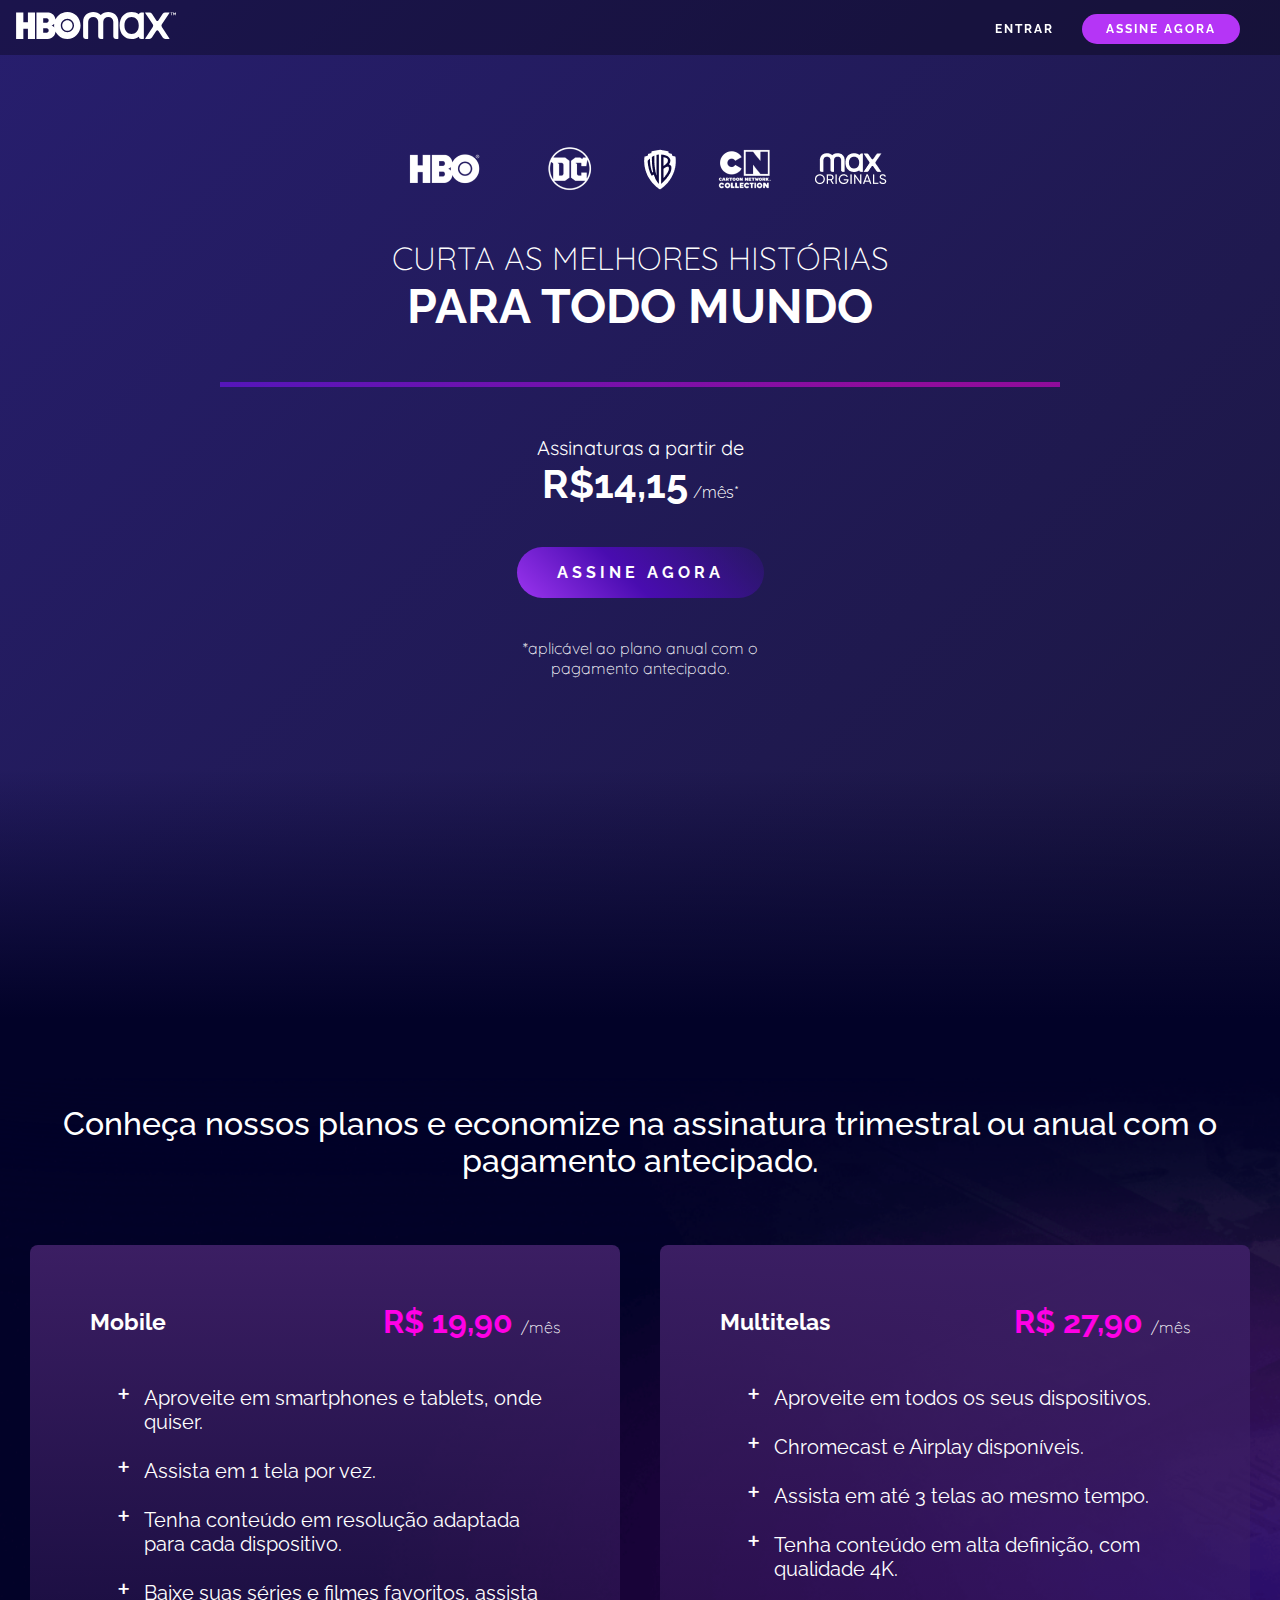
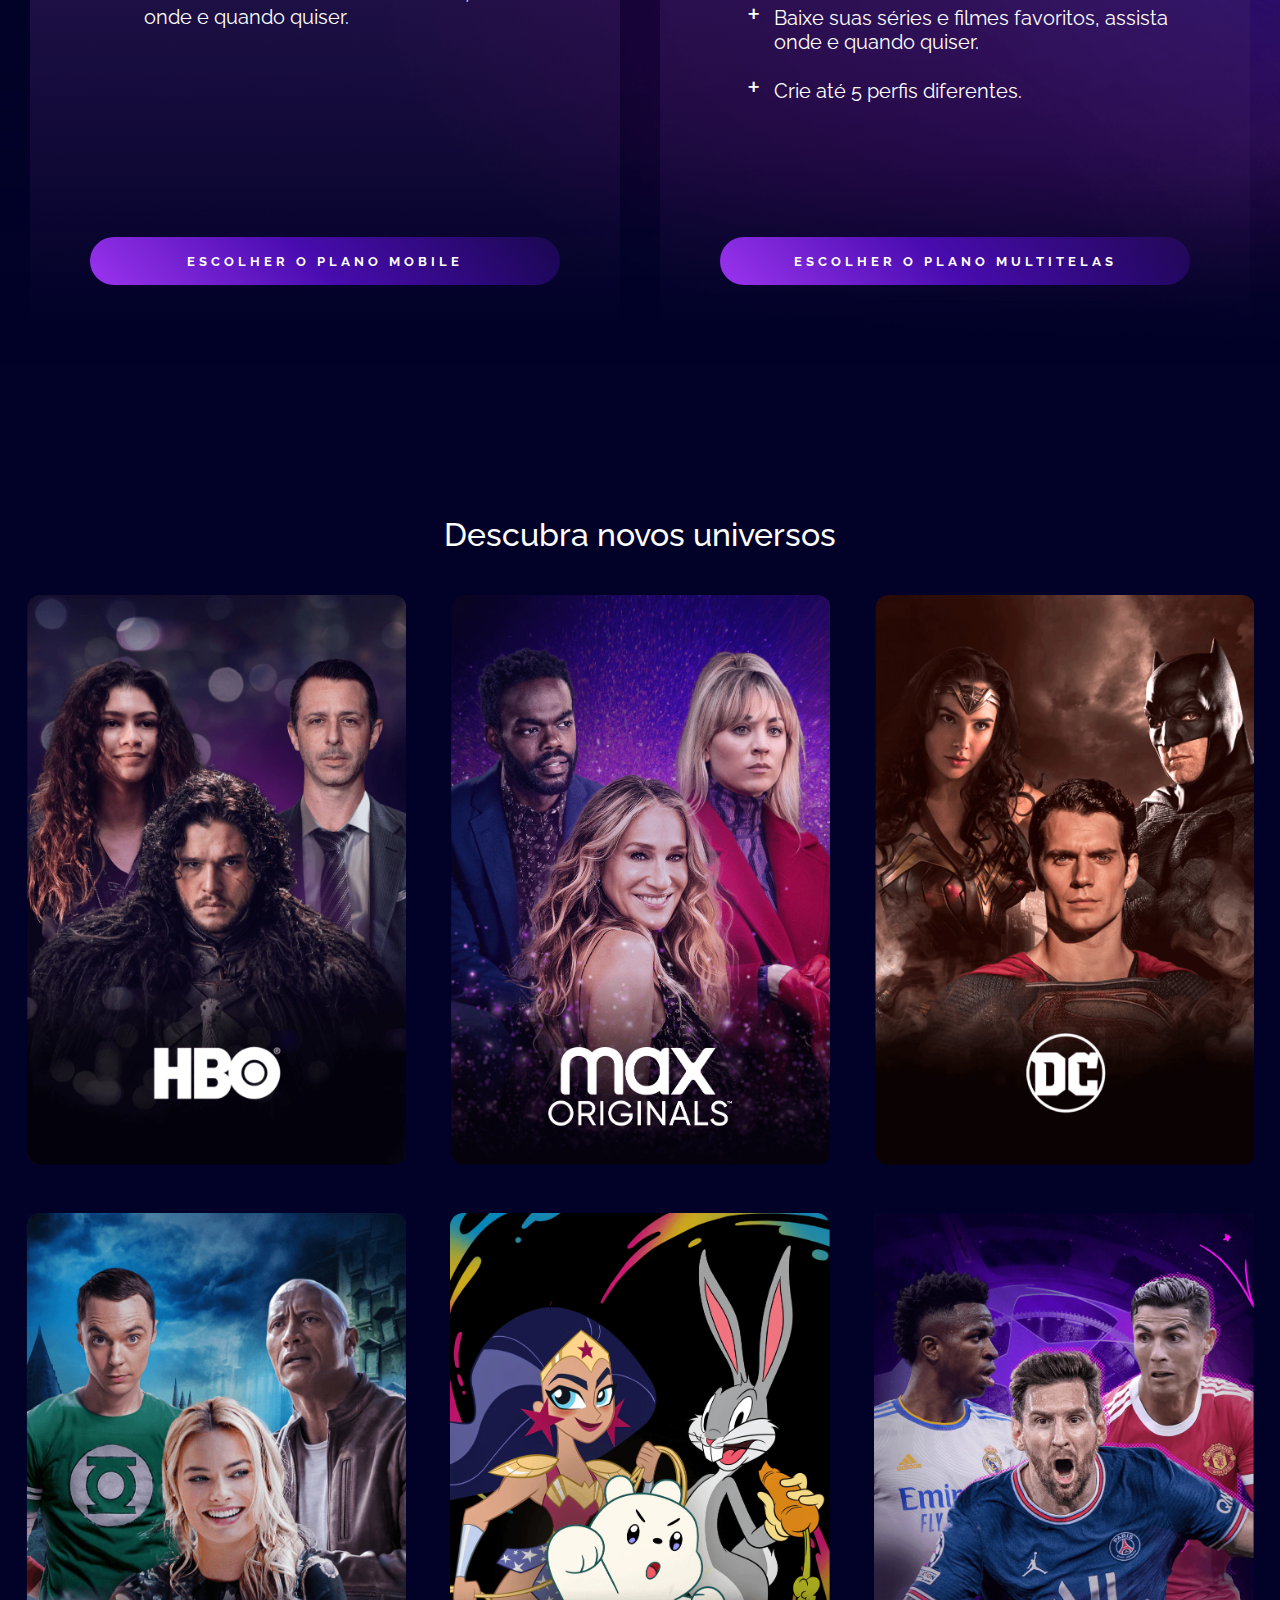
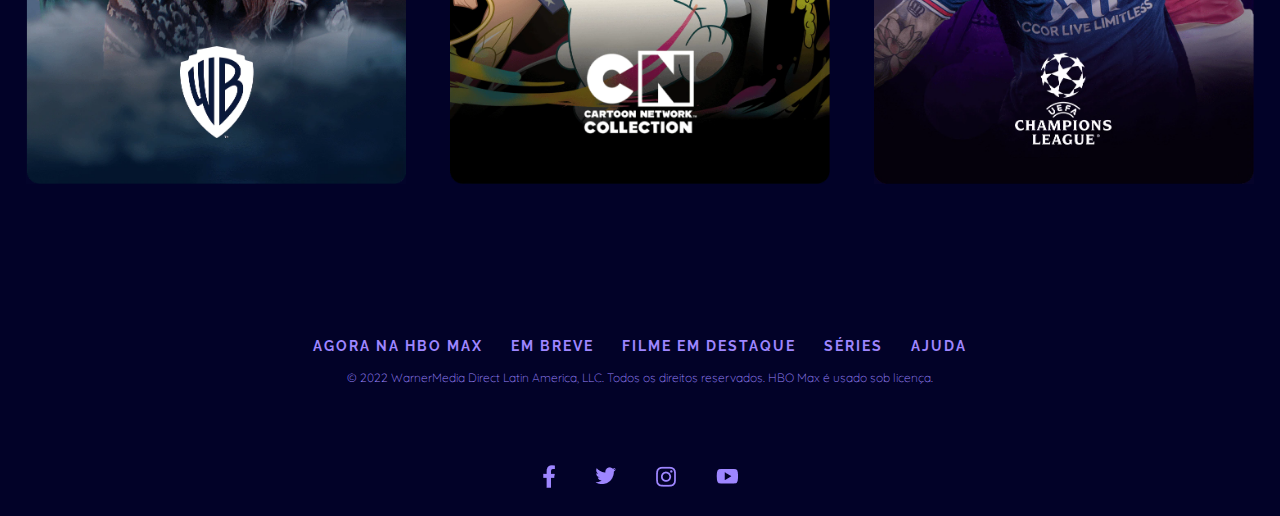
<file: index.html>
<!DOCTYPE html>
<html lang="en">

<head>
    <meta charset="UTF-8">
    <meta name="viewport" content="width=device-width, initial-scale=1.0">
    <link rel="stylesheet" href="/assets/css/style.css">
    <link rel="icon" href="/assets/images/hbo-logo.svg">
    <title>Hbo Max</title>
</head>

<body>
    <nav>
        <a href="index.html">
            <img src="/assets/images/hbo-logo.svg" class="hbo-logo" alt="Logotipo do serviço de streaming HBO MAX">
        </a>
        <div class="right-nav-content">
            <a href="signIn.html" class="menu menu-entrar">Entrar</a>
            <a href="#assinaturas" class="menu botao-assinar">Assine Agora</a>
        </div>
    </nav>

    <header>
        <div class="header-content">
            <div class="canais">
                <img src="/assets/images/hbo.png" alt="Canal da HBO" class="imagens-canais">
                <img src="/assets/images/dc.png" alt="Canal da DC" class="imagens-canais">
                <img src="/assets/images/wb.png" alt="Canal da Warner Bros" class="imagens-canais">
                <img src="/assets/images/cartoon-network_neutral.png" alt="Canal da Cartoon Network"
                    class="imagens-canais">
                <img src="/assets/images/max_originals.png" alt="Canal da Max Originals" class="imagens-canais">
            </div>
            <div class="titulo-header">
                <span class="titulo-light-header">Curta as melhores histórias</span>
                <h1>Para todo mundo</h1>
            </div>
            <hr>
            <div class="oferta">
                <span>Assinaturas a partir de</span>
                <br>
                <span class="preco">R$14,15</span>
                <span class="mes">/mês*</span>
            </div>
            <a href="#assinaturas" class="botao botao-gradiente">Assine Agora</a>

            <p class="texto">*aplicável ao plano anual com o pagamento antecipado.</p>
        </div>
    </header>

    <main>
        <section id="assinaturas" class="assinaturas">
            <h2 class="titulo">Conheça nossos planos e economize na assinatura trimestral ou anual com o pagamento
                antecipado.</h2>
            <div class="planos-assinaturas">
                <div class="cards-assinaturas">
                    <div>
                        <div class="plano-assinatura">
                            <h3>Mobile</h3>
                            <span class="assinatura-preco">R$ 19,90
                                <span class="texto-pequeno">/mês</span>
                            </span>
                        </div>
                        <ul class="info-assinatura">
                            <li class="vantagens-assinatura">Aproveite em smartphones e tablets, onde quiser.</li>
                            <li class="vantagens-assinatura">Assista em 1 tela por vez.</li>
                            <li class="vantagens-assinatura">Tenha conteúdo em resolução adaptada para cada dispositivo.
                            </li>
                            <li class="vantagens-assinatura">Baixe suas séries e filmes favoritos, assista onde e quando
                                quiser.</li>
                        </ul>
                    </div>
                    <button class="botao-plano">Escolher o plano mobile</button>
                </div>
                <div class="cards-assinaturas">
                    <div>
                        <div class="plano-assinatura">
                            <h3>Multitelas</h3>
                            <span class="assinatura-preco">R$ 27,90
                                <span class="texto-pequeno">/mês</span>
                            </span>
                        </div>
                        <ul class="info-assinatura">
                            <li class="vantagens-assinatura">Aproveite em todos os seus dispositivos.</li>
                            <li class="vantagens-assinatura">Chromecast e Airplay disponíveis.</li>
                            <li class="vantagens-assinatura">Assista em até 3 telas ao mesmo tempo.</li>
                            <li class="vantagens-assinatura">Tenha conteúdo em alta definição, com qualidade 4K.</li>
                            <li class="vantagens-assinatura">Baixe suas séries e filmes favoritos, assista onde e quando
                                quiser.</li>
                            <li class="vantagens-assinatura">Crie até 5 perfis diferentes.</li>
                        </ul>
                    </div>
                    <button class="botao-plano">Escolher o plano multitelas</button>
                </div>
            </div>
        </section>
        <section id="conteudos" class="conteudos container">
            <h2 class="titulo">Descubra novos universos</h2>
            <div class="conteudos-container">
                <div class="conteudo-cards"><img class="imagens-conteudos" src="/assets/images/hbo-default_0.webp"
                        alt="Imagem do conteúdo HBO"></div>
                <div class="conteudo-cards"><img class="imagens-conteudos" src="/assets/images/MAX-Default.webp"
                        alt="Imagem do conteúdo MAX Originals"></div>
                <div class="conteudo-cards"><img class="imagens-conteudos" src="/assets/images/DC_Default.webp"
                        alt="Imagem do conteúdo DC"></div>
                <div class="conteudo-cards"><img class="imagens-conteudos" src="/assets/images/WB-Default.webp"
                        alt="Imagem do conteúdo Warner Bros"></div>
                <div class="conteudo-cards"><img class="imagens-conteudos" src="/assets/images/CN-Default.webp"
                        alt="Imagem do conteúdo Cartoon Network"></div>
                <div class="conteudo-cards"><img class="imagens-conteudos" src="/assets/images/UCL-Default.webp"
                        alt="Imagem do conteúdo Champions League"></div>
            </div>
        </section>
    </main>

    <footer>
        <div class="infos-rodape">
            <a href="https://www.max.com/br/pt/sitemap" class="link-rodape">Agora na hbo max</a>
            <a href="https://www.max.com/br/pt" class="link-rodape">Em breve</a>
            <a href="https://www.max.com/br/pt/movies" class="link-rodape">Filme em destaque</a>
            <a href="https://www.max.com/br/pt/shows" class="link-rodape">Séries</a>
            <a href="https://help.max.com/BR-pt/Home/Index" class="link-rodape">Ajuda</a>
        </div>
        <p class="direitos-reservados">© 2022 WarnerMedia Direct Latin America, LLC. Todos os direitos reservados. HBO
            Max é usado sob licença.</p>
        <div class="redes-sociais">
            <a href="#" class="links-redes-sociais">
                <img src="/assets/images/fb_0.png" alt="Rede social Facebook" class="footer-imagens">
            </a>
            <a href="#" class="links-redes-sociais">
                <img src="/assets/images/twitter_0.png" alt="Rede social Twitter" class="footer-imagens">
            </a>
            <a href="#" class="links-redes-sociais">
                <img src="/assets/images/instagram_0.png" alt="Rede social Instagram" class="footer-imagens">
            </a>
            <a href="#" class="links-redes-sociais">
                <img src="/assets/images/youtube_0.png" alt="Rede social YouTube" class="footer-imagens">
            </a>
        </div>
    </footer>

</body>

</html>
</file>
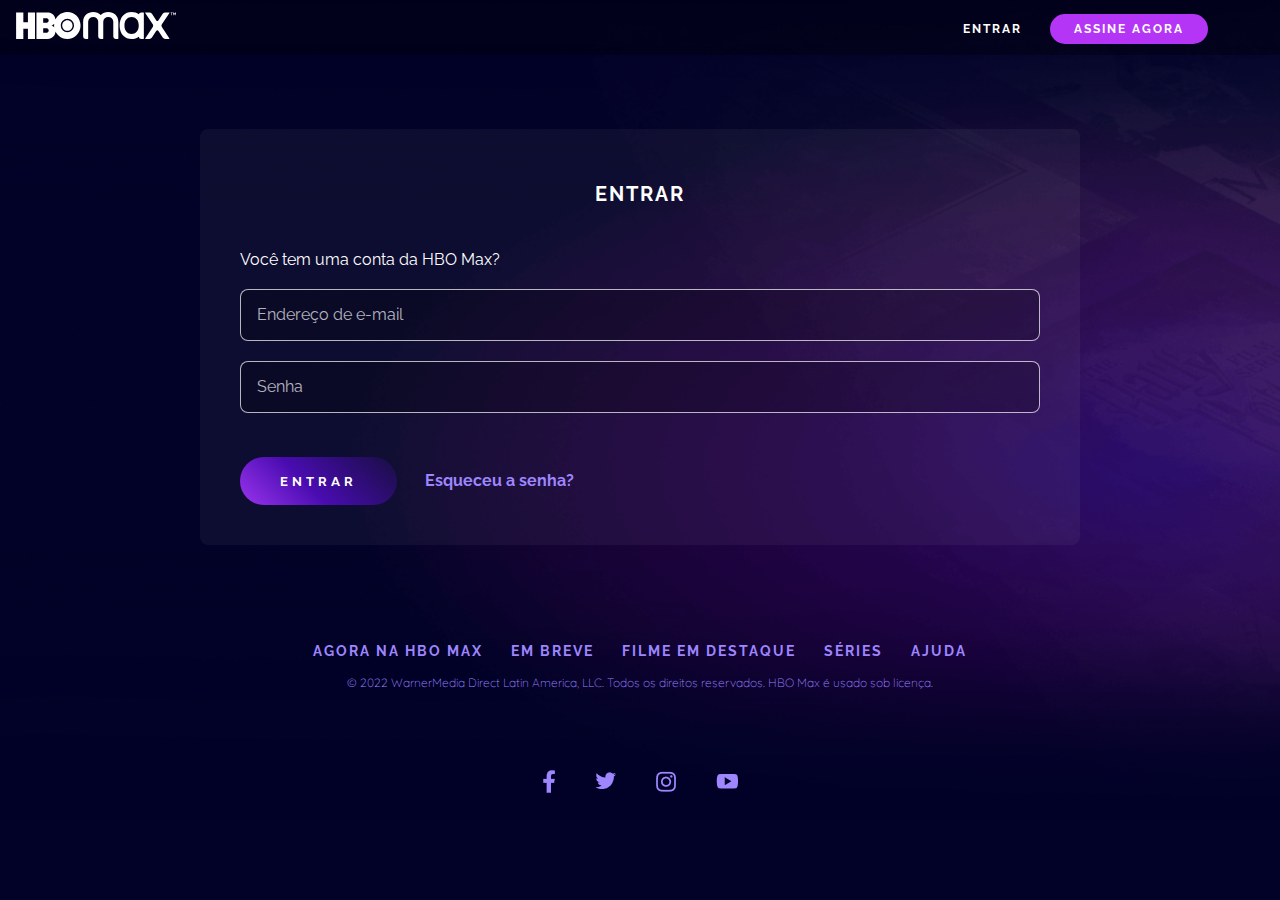
<file: signIn.html>
<!DOCTYPE html>
<html lang="en">
<head>
    <meta charset="UTF-8">
    <meta name="viewport" content="width=device-width, initial-scale=1.0">
    <link rel="stylesheet" href="/assets/css/signIn.css">
    <link rel="icon" href="/assets/images/hbo-logo.svg">
    <title>Entrar</title>
</head>
<body>
    <nav>
        <a href="index.html">
            <img src="/assets/images/hbo-logo.svg" class="hbo-logo" alt="Logotipo do serviço de streaming HBO MAX">
        </a>
        <div class="right-nav-content">
            <a href="signIn.html" class="menu menu-entrar">Entrar</a>
            <a href="#assinaturas" class="menu botao-assinar">Assine Agora</a>
        </div>
    </nav>
    <main>
        <form class="login container">
            <h1 class="titulo">Entrar</h1>
            <label class="login-label">Você tem uma conta da HBO Max?</label>
            <input type="email" class="login-campo" name="email" placeholder="Endereço de e-mail">
            <input type="password" class="login-campo" name="password" placeholder="Senha" >
            <div class="entrar-esqueceu-senha">
                <button type="submit" class="botao-entrar">Entrar</button>
                <a href="#" class="esqueceu-senha">Esqueceu a senha?</a>
            </div>
        </form>
    </main>

    <footer>
        <div class="infos-rodape">
            <a href="https://www.max.com/br/pt/sitemap" class="link-rodape">Agora na hbo max</a>
            <a href="https://www.max.com/br/pt" class="link-rodape">Em breve</a>
            <a href="https://www.max.com/br/pt/movies" class="link-rodape">Filme em destaque</a>
            <a href="https://www.max.com/br/pt/shows" class="link-rodape">Séries</a>
            <a href="https://help.max.com/BR-pt/Home/Index" class="link-rodape">Ajuda</a>
        </div>
        <p class="direitos-reservados">© 2022 WarnerMedia Direct Latin America, LLC. Todos os direitos reservados. HBO
            Max é usado sob licença.</p>
        <div class="redes-sociais">
            <a href="#" class="links-redes-sociais">
                <img src="/assets/images/fb_0.png" alt="Rede social Facebook" class="footer-imagens">
            </a>
            <a href="#" class="links-redes-sociais">
                <img src="/assets/images/twitter_0.png" alt="Rede social Twitter" class="footer-imagens">
            </a>
            <a href="#" class="links-redes-sociais">
                <img src="/assets/images/instagram_0.png" alt="Rede social Instagram" class="footer-imagens">
            </a>
            <a href="#" class="links-redes-sociais">
                <img src="/assets/images/youtube_0.png" alt="Rede social YouTube" class="footer-imagens">
            </a>
        </div>
    </footer>
</body>
</html>
</file>
<file: assets/css/style.css>
@import url("https://fonts.googleapis.com/css2?family=Raleway:wght@300;400;500;600;700&display=swap");
@import url("https://fonts.googleapis.com/css2?family=Quicksand:wght@300;400;700&display=swap");

:root {
  --primary-color: #020228;
  --secondary-color: #ff00e5;
  --tertiary-color: #b535f6;
  --btn-bg-color-gradient: linear-gradient(45deg,
      #9b34ef 0%,
      #490cb0 20%,
      transparent 50%);
  --btn-link-bg-color: #fff;
  --btn-link-color: #000;
  --card-bg-color: linear-gradient(0deg, transparent, #3b1e63);
  --divider-bg-color: linear-gradient(90deg,
      #5516ba,
      rgba(255, 0, 229, 0.5) 80%);
  --nav-bg-color: rgba(0, 0, 0, 0.3);
  --text-color: #fff;
  --link-color: #9e86ff;
  --form-bg-color: rgba(211, 211, 211, 0.06);
  --form-field-bg-color: rgba(0, 0, 0, 0.2);
  --form-field-border: 1px solid rgba(255, 255, 255, 0.7);
  --form-field-placeholder: rgba(255, 255, 255, 0.7);
  --form-field-error: rgb(255, 76, 76);

  scroll-behavior: smooth;
}

body {
  margin: 0px;
  padding: 0px;
  
  background: var(--primary-color);

  color: var(--text-color);
  font-family: raleway;
}

/*Navbar*/
nav {
  width: 100%;
  padding: 12px 16px;
  position: fixed;

  background-color: var(--nav-bg-color);


  display: flex;
  justify-content: space-between;
  align-items: center;
  flex-direction: row;
  text-align: center;
  z-index: 1;
}

.hbo-logo {
  width: 160px;
}

.menu {
  margin-right: 24px;

  color: white;
  font-size: 0.75rem;
  font-weight: 700;
  text-transform: uppercase;
  text-decoration: none;
  letter-spacing: 2px;

}

.botao-assinar {
  margin-right: 56px;
  padding: 8px 24px;

  background: var(--tertiary-color);
  border-radius: 25px;

  transition: background-color 1s, color 1s;
}

.botao-assinar:hover {
  color: var(--btn-link-color);

  background-color: var(--btn-link-bg-color);
}

/*Header*/
header {
  padding: 100px 0px 300px 0px;
  position: relative;

  background: linear-gradient(-45deg, #56125b, #0f0f10, #271e6e);
  background-size: 400% 400%;
  animation: gradient 10s ease infinite alternate;
}

@keyframes gradient {
  0% {
    background-position: 0% 50%;
  }

  50% {
    background-position: 100% 50%;
  }

  100% {
    background-position: 0% 50%;
  }
}


.header-content {
  margin: auto;
  padding: 40px;

  display: flex;
  flex-direction: column;
  justify-content: center;
  align-items: center;
  gap: 40px;
}

.canais {
  display: flex;
  flex-wrap: wrap;
  justify-content: center;
  gap: 24px;
}

.imagens-canais {
  object-fit: contain;
}

.titulo-header {
  text-transform: uppercase;
  text-align: center;
}

.titulo-light-header {
  font-weight: lighter;
  font-size: 2rem;
}

h1 {
  margin: 0;

  font-size: 3rem;
  font-weight: 700;
}

hr {
  width: 70%;
  height: 5px;

  background: var(--divider-bg-color);
  border: 0px;
}

.oferta {
  font-size: 1.25rem;
  text-align: center;
}

span {
  margin: 0;

  font-family: quicksand, sans-serif;
  font-weight: 400;
}

.preco {
  font-family: raleway, sans-serif;
  font-size: 2.5rem;
  font-weight: bold;
}

.mes {
  font-family: raleway, sans-serif;
  font-size: 1rem;
  font-weight: 300;
}

.botao {
  padding: 16px 40px;

  background: var(--btn-bg-color-gradient);
  outline: 3px solid transparent;
  background-size: 250%;
  border-radius: 500px;

  color: var(--text-color);
  font-weight: 700;
  text-decoration: none;
  text-transform: uppercase;
  letter-spacing: 4px;

  cursor: pointer;
  animation: zoom 2s ease infinite;
  transition: outline 1s, transform 3s;
}

.botao:hover {
  background: transparent;
  outline: 2px solid var(--secondary-color);

}

@keyframes zoom {
  0% {
    transform: scale(1.0);
  }

  50% {
    transform: scale(1.2);
  }

  100% {
    transform: scale(1.0);

  }
}

.texto {
  max-width: 300px;
  margin: 0;

  font-family: quicksand, sans-serif;
  font-weight: 300;
  text-align: center;
}

header::after {
  content: "";

  width: 100%;
  height: 250px;
  position: absolute;
  bottom: 0;

  background: linear-gradient(0deg, var(--primary-color), transparent);
}

/*section-planos*/
.assinaturas {
  margin-top: 60px;
  padding: 0px 30px;

  background-image: url('/assets/images/background-movies-series.png');
  background-size: cover;

  display: flex;
  flex-direction: column;
  justify-content: center;
  text-align: center;
}

.titulo {
  font-size: 2rem;
  font-weight: 500;
}

.planos-assinaturas {
  margin: 40px 0px;

  display: flex;
  justify-content: space-around;
  gap: 40px;

  perspective: 2000px;
  perspective-origin: top;
}

.cards-assinaturas {
  min-height: 600px;
  padding: 40px 60px;

  background: var(--card-bg-color);
  border-radius: 8px;

  display: flex;
  flex-direction: column;
  justify-content: space-between;
  transition: transform 1s ease-in-out;
}

.plano-assinatura {
  margin-bottom: 16px;

  display: flex;
  justify-content: space-between;
  align-items: center;

  font-size: 1.25rem;
}

.assinatura-preco {
  color: var(--secondary-color);
  font-family: raleway, sans-serif;
  font-size: 2rem;
  font-weight: 700;
}

.texto-pequeno {
  color: var(--text-color);
  font-size: 1rem;
  font-weight: 300;
}

.vantagens-assinatura {
  margin-bottom: 14px;
  padding-left: 14px;

  font-size: 1.25rem;
  text-align: left;
  list-style: none;
}

.vantagens-assinatura::marker {
  content: "+";

  margin: 0px 8px 0px 0px;

  font-size: 2rem;

}

.botao-plano {
  padding: 16px 40px;

  background: var(--btn-bg-color-gradient);
  outline: 3px solid transparent;
  background-size: 250%;
  border: none;
  border-radius: 500px;

  color: var(--text-color);
  font-family: raleway, sans-serif;
  font-weight: 700;
  text-decoration: none;
  text-transform: uppercase;
  letter-spacing: 4px;
}

.botao-plano:hover {
  background: transparent;
  outline: 2px solid var(--secondary-color);

  cursor: pointer;
  transition: outline 1s, transform 3s;
}

.planos-assinaturas:has(.cards-assinaturas:nth-child(1):hover) .cards-assinaturas:nth-child(2) {
  transform: rotateY(-45deg);
}

.planos-assinaturas:has(.cards-assinaturas:nth-child(2):hover) .cards-assinaturas:nth-child(1) {
  transform: rotateY(45deg);
}

/*section conteudos*/

.conteudos {
  margin: 100px auto;
}

.container {
  padding: 24px;

  text-align: center;
}

section {
  scroll-margin-top: 80px;
}

.conteudos-container {
  margin-top: 40px;

  display: grid;
  grid-template-columns: repeat(3, 1fr);
  gap: 40px;
}

.conteudo-cards {
  background-repeat: no-repeat;
  background-size: cover;
  background-position: center;
  border: 2px solid transparent;
  border-radius: 16px;


  transition: transform 1s, background-image 0.8s, border 1s;
}

.imagens-conteudos {
  width: 100%;

  object-fit: cover;
  object-position: center;

  transition: opacity 1s;
}

.conteudo-cards:hover {
  transform: scale(1.05);

  border: 1px solid var(--tertiary-color);
}

.conteudo-cards:hover .imagens-conteudos {
  opacity: 0;
}

.conteudo-cards:nth-child(1):hover {
  background-image: url('/assets/images/hbo-hover_0.webp');
}

.conteudo-cards:nth-child(2):hover {
  background-image: url('/assets/images/MAX-Hover.webp');
}

.conteudo-cards:nth-child(3):hover {
  background-image: url('/assets/images/DC-Hover.webp');
}

.conteudo-cards:nth-child(4):hover {
  background-image: url('/assets/images/WB-Hover.webp');
}

.conteudo-cards:nth-child(5):hover {
  background-image: url('/assets/images/CN-Hover.png');
}

.conteudo-cards:nth-child(6):hover {
  background-image: url('/assets/images/UCL-Hover.webp');
}


/*footer*/
footer {
  margin: auto;
  padding: 24px;

  text-align: center;
}

.infos-rodape {
  display: flex;
  flex-direction: row;
  justify-content: center;
  text-align: center;
}

.infos-rodape a {
  margin: 0px 14px;

  color: var(--link-color);
  font-family: "Raleway", sans-serif;
  font-size: 0.875rem;
  font-weight: bold;

  letter-spacing: 2px;
  text-transform: uppercase;
  text-decoration: none;

  transition: color 1s;
}

.direitos-reservados {
  margin: 16px 0px;

  color: var(--link-color);
  font-family: "Quicksand", sans-serif;
  font-size: 0.75rem;
  font-weight: 300;
}

.redes-sociais {
  margin-top: 80px;

  display: flex;
  justify-content: center;
  align-items: center;
  gap: 40px;
}

.link-rodape:hover {
  color: var(--text-color);
}


/*Media queries*/
@media screen and (max-width:950px) {
  .planos-assinaturas {
    flex-direction: column;
    align-items: center;
  }

  .cards-assinaturas {
    max-width: 600px;
  }

  .conteudos-container {
    grid-template-columns: repeat(2, 1fr);
  }
}

@media screen and (max-width:500px) {
  nav {
    padding: 35px 0px;

    flex-direction: column;
    justify-content: center;
    align-items: center;
    text-align: center;
    gap: 20px;
  }

  .botao-assinar {
    margin: 0
  }


  .cards-assinaturas {
    padding: 10px;
  }

  .plano-assinatura {
    flex-direction: column;
    justify-content: center;
  }


  .assinatura-preco {
    font-size: 1.5rem;
  }

  .vantagens-assinatura {
    font-size: 1rem;
  }

  .vantagens-assinatura::marker {
    font-size: 1.5rem;
  }
}

@media screen and (max-width:450px) {
  .cards-assinaturas {
    padding: 10px;
  }

  .plano-assinatura {
    flex-direction: column;
    justify-content: center;
  }


  .assinatura-preco {
    font-size: 1.5rem;
  }

  .vantagens-assinatura {
    font-size: 1rem;
  }

  .vantagens-assinatura::marker {
    font-size: 1.5rem;
  }

  .infos-rodape {
    flex-direction: column;
    gap: 10px;
  }

  .conteudos-container {
    grid-template-columns: repeat(6, 100%);
    grid-auto-flow: column;

    overflow: auto hidden;
  }
}

@media (pointer: coarse) {
  .conteudo-cards:hover {
    transform: none;
  }

  .planos-assinaturas:has(.cards-assinaturas:nth-child(1):hover) .cards-assinaturas:nth-child(2),
  .planos-assinaturas:has(.cards-assinaturas:nth-child(2):hover) .cards-assinaturas:nth-child(1) {
    transform: none;
  }
}

/*Custom scroll*/
::-webkit-scrollbar {
  width: 8px;
}

::-webkit-scrollbar-thumb {
  background: var(--tertiary-color);
  border-radius: 10px;
}

::-webkit-scrollbar-thumb:hover {
  background: var(--secondary-color);
}
</file>
<file: assets/css/signIn.css>
@import url("https://fonts.googleapis.com/css2?family=Raleway:wght@300;400;500;600;700&display=swap");
@import url("https://fonts.googleapis.com/css2?family=Quicksand:wght@300;400;700&display=swap");

:root {
  --primary-color: #020228;
  --secondary-color: #ff00e5;
  --tertiary-color: #b535f6;
  --btn-bg-color-gradient: linear-gradient(45deg,
      #9b34ef 0%,
      #490cb0 20%,
      transparent 50%);
  --btn-link-bg-color: #fff;
  --btn-link-color: #000;
  --card-bg-color: linear-gradient(0deg, transparent, #3b1e63);
  --divider-bg-color: linear-gradient(90deg,
      #5516ba,
      rgba(255, 0, 229, 0.5) 80%);
  --nav-bg-color: rgba(0, 0, 0, 0.3);
  --text-color: #fff;
  --link-color: #9e86ff;
  --form-bg-color: rgba(211, 211, 211, 0.06);
  --form-field-bg-color: rgba(0, 0, 0, 0.2);
  --form-field-border: 1px solid rgba(255, 255, 255, 0.7);
  --form-field-placeholder: rgba(255, 255, 255, 0.7);
  --form-field-error: rgb(255, 76, 76);

  scroll-behavior: smooth;
}

body {
  margin: 0px;
  padding: 0px;

  background-color: var(--primary-color);
  background-image: url('/assets/images/background-movies-series.png');
  background-size: cover;
  background-repeat: no-repeat;

  color: var(--text-color);
  font-family: "Raleway", sans-serif;
}

/*Navbar*/
nav {
  padding: 12px 16px;

  background-color: var(--nav-bg-color);

  display: flex;
  justify-content: space-between;
  align-items: center;
  flex-direction: row;
  text-align: center;
}

.hbo-logo {
  width: 160px;
}

.menu {
  margin-right: 24px;
  position: relative;

  color: white;
  font-size: 0.75rem;
  font-weight: 700;
  text-transform: uppercase;
  text-decoration: none;
  letter-spacing: 2px;

}

.botao-assinar {
  margin-right: 56px;
  padding: 8px 24px;

  background: var(--tertiary-color);
  border-radius: 25px;

  transition: background-color 1s, color 1s;
}

.botao-assinar:hover {
  color: var(--btn-link-color);

  background-color: var(--btn-link-bg-color);
}

/*Main (forms)*/
main {
  padding: 24px;

  display: flex;
  justify-content: center;
  align-items: center;

  font-family: "Raleway", sans-serif;
}

.login {
  width: 100%;
  max-width: 800px;
  margin: 50px auto;
  padding: 40px;

  background-color: var(--form-bg-color);
  border-radius: 8px;

  display: flex;
  flex-direction: column;
  gap: 1.25rem;
}

.container {
  text-align: center;
}

.titulo {
  margin-bottom: 24px;

  font-size: 1.25rem;
  text-transform: uppercase;
  letter-spacing: 2px;
}

.login-label {
  text-align: left;
}

.login-campo {
  padding: 16px;

  background: var(--form-field-bg-color);
  border: var(--form-field-border);
  border-radius: 8px;

  color: var(--text-color);
  font-size: 1rem;
}

.login-campo::placeholder {
  color: var(--form-field-placeholder);
  font-family: "Raleway", sans-serif;
}

.login-campo:invalid {
  border-color: var(--form-field-error);
}

.entrar-esqueceu-senha {
  margin-top: 24px;
  text-align: left;
}

.botao-entrar {
  padding: 16px 40px;

  background: var(--btn-bg-color-gradient);
  background-size: 250%;
  outline: 3px solid transparent;
  border: transparent;
  border-radius: 500px;

  color: var(--text-color);
  font-family: "Raleway";
  font-weight: 700;
  text-decoration: none;
  text-transform: uppercase;
  letter-spacing: 4px;

  cursor: pointer;
  animation: zoom 2s ease infinite;
  transition: outline 1s, transform 3s;
}

.botao-entrar:hover {
  background: transparent;
  outline: 2px solid var(--secondary-color);
}

.esqueceu-senha {
  margin-left: 24px;

  color: var(--link-color);
  font-weight: bold;
  text-decoration: none;
}

/*Footer*/
footer {
  margin: auto;
  padding: 24px;

  text-align: center;
}

.infos-rodape {
  display: flex;
  flex-direction: row;
  justify-content: center;
  text-align: center;
}

.infos-rodape a {
  margin: 0px 14px;

  color: var(--link-color);
  font-family: "Raleway", sans-serif;
  font-size: 0.875rem;
  font-weight: bold;

  letter-spacing: 2px;
  text-transform: uppercase;
  text-decoration: none;
  transition: color 1s;
}

.direitos-reservados {
  margin: 16px 0px;

  color: var(--link-color);
  font-family: "Quicksand", sans-serif;
  font-size: 0.75rem;
  font-weight: 300;
}

.redes-sociais {
  margin-top: 80px;

  display: flex;
  justify-content: center;
  align-items: center;
  gap: 40px;
}

.link-rodape:hover {
  color: var(--text-color);
}

/*Media Queries*/

@media screen and (max-width:500px) {
  nav {
    padding: 50px;

    flex-direction: column;
    gap: 30px;
  }

  .botao-assinar {
    margin: 0;
  }

  .infos-rodape {
    flex-direction: column;
    gap: 10px;
  }
}

@media screen and (max-width:480px) {
  .entrar-esqueceu-senha {
    display: flex;
    flex-direction: column;
    text-align: center;
    gap: 16px;
  }

  .esqueceu-senha {
    margin: 0;
  }
}

/*Custom scroll*/
::-webkit-scrollbar {
  width: 8px;
}

::-webkit-scrollbar-thumb {
  background: var(--tertiary-color);
  border-radius: 10px;
}

::-webkit-scrollbar-thumb:hover {
  background: var(--secondary-color);
}
</file>
